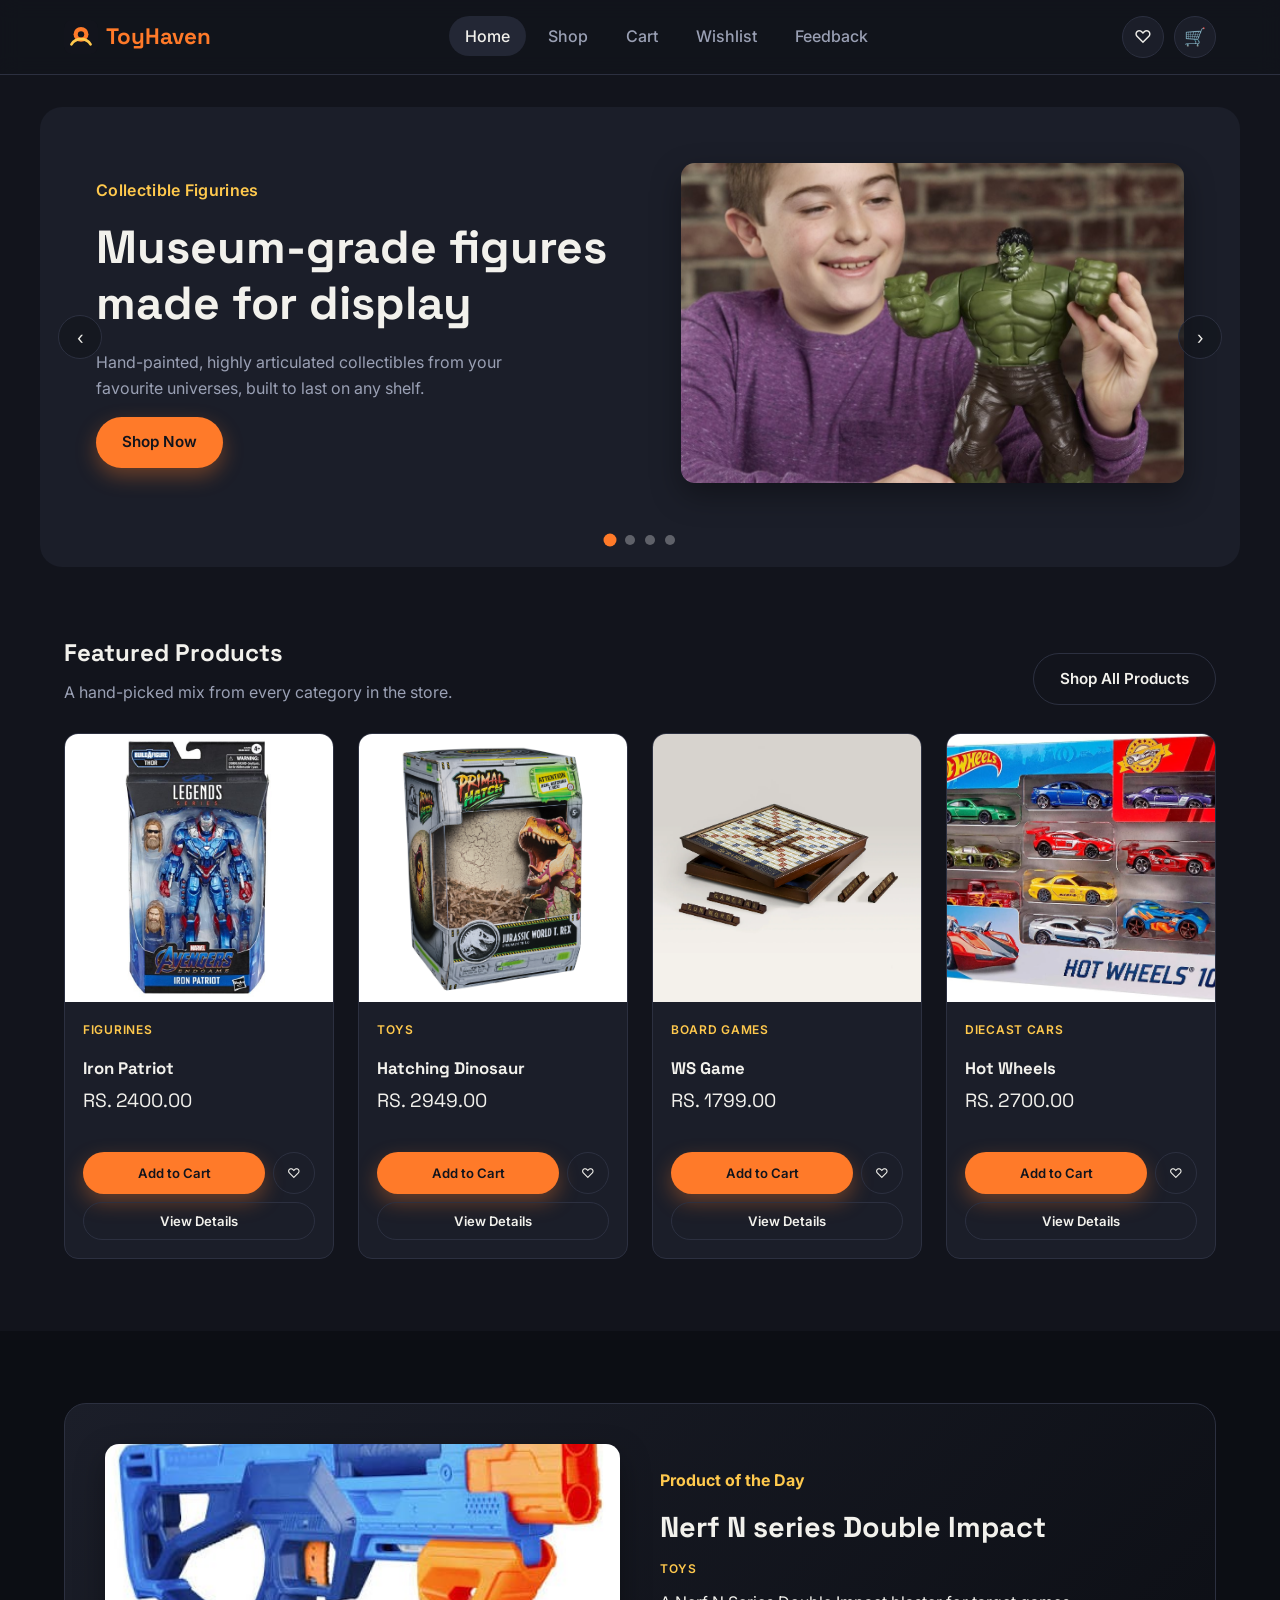
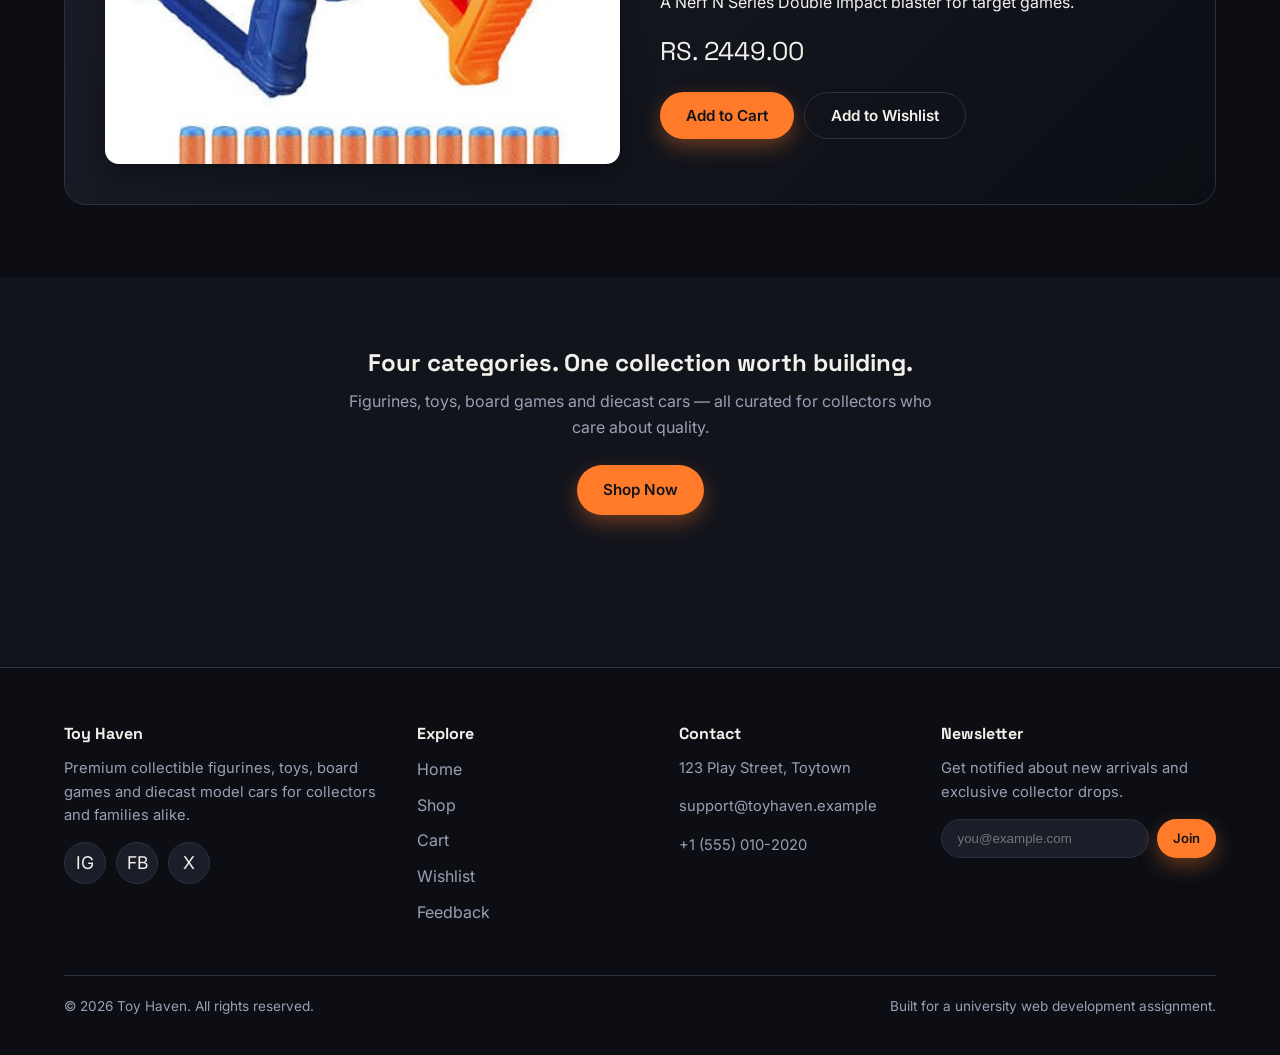
<file: index.html>
<!DOCTYPE html>
<html lang="en">
<head>
  <meta charset="UTF-8">
  <meta name="viewport" content="width=device-width, initial-scale=1.0">
  <title>Toy Haven | Premium Toys, Figurines &amp; Collectibles</title>
  <meta name="description" content="Toy Haven is a modern online toy and collectible store selling figurines, toys, board games and diecast model cars.">
  <link rel="icon" type="image/svg+xml" href="favicon.svg">
  <link rel="manifest" href="manifest.json">
  <meta name="theme-color" content="#ff7a29">
  <link rel="preconnect" href="https://fonts.googleapis.com">
  <link rel="preconnect" href="https://fonts.gstatic.com" crossorigin>
  <link href="https://fonts.googleapis.com/css2?family=Space+Grotesk:wght@500;600;700&family=Inter:wght@400;500;600&display=swap" rel="stylesheet">
  <link rel="stylesheet" href="style.css">
</head>
<body data-page="home">

  <header class="site-header">
    <nav class="navbar" aria-label="Main navigation">
      <a href="index.html" class="logo">
  <img src="favicon.svg" alt="" width="34" height="34">
  <span>Toy<span>Haven</span></span>
</a>

      <ul class="nav-links" id="navLinks">
        <li><a href="index.html" data-page="home">Home</a></li>
        <li><a href="products.html" data-page="products">Shop</a></li>
        <li><a href="cart.html" data-page="cart">Cart</a></li>
        <li><a href="wishlist.html" data-page="wishlist">Wishlist</a></li>
        <li><a href="feedback.html" data-page="feedback">Feedback</a></li>
      </ul>

      <div class="nav-icons">
        <a href="wishlist.html" class="icon-link" aria-label="View wishlist">
          &#9825;<span class="badge wishlist-count" style="display:none">0</span>
        </a>
        <a href="cart.html" class="icon-link" aria-label="View cart, items">
          &#128722;<span class="badge cart-count" style="display:none">0</span>
        </a>
        <button type="button" class="hamburger" aria-label="Toggle navigation menu" aria-expanded="false" aria-controls="navLinks">
          <span></span><span></span><span></span>
        </button>
      </div>
    </nav>
  </header>

  <main>
    <h1 class="visually-hidden">Toy Haven – Toys and Collectibles</h1>
    <!-- ============ HERO / AUTO-ROTATING SLIDER ============ -->
    <section class="hero" aria-label="Featured categories">
      <div class="slider" aria-roledescription="carousel">
        <div class="slide active">
          <div class="slide-copy">
            <p class="eyebrow">Collectible Figurines</p>
            <h2>Museum-grade figures made for display</h2>
            <p>Hand-painted, highly articulated collectibles from your favourite universes, built to last on any shelf.</p>
            <a class="btn btn-primary" href="products.html?category=figurines">Shop Now</a>
          </div>
          <div class="slide-image">
           <img src="images/HULK%2011.8%20Inches%20Figure.jpg" alt="Hulk collectible figure">
          </div>
        </div>

        <div class="slide">
          <div class="slide-copy">
            <p class="eyebrow">Toys</p>
            <h2>Playtime that sparks imagination</h2>
            <p>From remote control cars to building block sets, our toy range is built for hours of hands-on fun.</p>
            <a class="btn btn-primary" href="products.html?category=toys">Shop Now</a>
          </div>
          <div class="slide-image">
            <img src="images/dinosaur.jpg" alt="Hatching dinosaur egg toy">
        </div>
        </div>

        <div class="slide">
          <div class="slide-copy">
            <p class="eyebrow">Board Games</p>
            <h2>Game night, upgraded</h2>
            <p>Strategy epics, party classics and cooperative mysteries for every kind of table.</p>
            <a class="btn btn-primary" href="products.html?category=boardgames">Shop Now</a>
          </div>
          <div class="slide-image">
            <img src="images/WS%20Game%20Company.webp" alt="WS board game">
          </div>
        </div>

        <div class="slide">
          <div class="slide-copy">
            <p class="eyebrow">Diecast Model Cars</p>
            <h2>Precision scale replicas</h2>
            <p>From vintage muscle cars to modern supercars, each model is finished with real metal detailing.</p>
            <a class="btn btn-primary" href="products.html?category=diecast">Shop Now</a>
          </div>
          <div class="slide-image">
            <img src="images/Hot%20Wheels%20Car%2010%20pack.webp" alt="Hot Wheels model car collection">
          </div>
        </div>

        <button type="button" class="slider-arrow prev" aria-label="Previous slide">&#8249;</button>
        <button type="button" class="slider-arrow next" aria-label="Next slide">&#8250;</button>
        <div class="slider-dots" role="tablist" aria-label="Choose a slide"></div>
      </div>
    </section>

    <!-- ============ FEATURED PRODUCTS ============ -->
    <section class="section" aria-labelledby="featuredHeading">
      <div class="container">
        <div class="section-heading">
          <div>
            <h2 id="featuredHeading">Featured Products</h2>
            <p>A hand-picked mix from every category in the store.</p>
          </div>
          <a class="btn btn-outline" href="products.html">Shop All Products</a>
        </div>
        <div class="product-grid" id="featuredProducts">
          <!-- JavaScript renders featured product cards here -->
        </div>
      </div>
    </section>

    <!-- ============ PRODUCT OF THE DAY ============ -->
    <section class="section section-alt" aria-labelledby="potdHeading">
      <div class="container">
        <h2 id="potdHeading" class="visually-hidden">Product of the Day</h2>
        <div class="potd" id="productOfDay">
          <!-- JavaScript renders today's featured product here -->
        </div>
      </div>
    </section>

    <!-- ============ CATEGORY CALL TO ACTION ============ -->
    <section class="section" aria-labelledby="ctaHeading">
      <div class="container" style="text-align:center;">
        <h2 id="ctaHeading">Four categories. One collection worth building.</h2>
        <p style="color:var(--text-muted); max-width:60ch; margin:0 auto 24px;">
          Figurines, toys, board games and diecast cars — all curated for collectors who care about quality.
        </p>
        <a class="btn btn-primary" href="products.html">Shop Now</a>
      </div>
    </section>
  </main>

  <footer class="site-footer">
    <div class="container">
      <div class="footer-grid">
        <section class="footer-col" aria-label="About Toy Haven">
          <h3>Toy Haven</h3>
          <p>Premium collectible figurines, toys, board games and diecast model cars for collectors and families alike.</p>
          <div class="social-links">
            <a href="#" class="icon-link" aria-label="Toy Haven on Instagram">IG</a>
            <a href="#" class="icon-link" aria-label="Toy Haven on Facebook">FB</a>
            <a href="#" class="icon-link" aria-label="Toy Haven on X">X</a>
          </div>
        </section>

        <nav class="footer-col" aria-label="Footer navigation">
          <h3>Explore</h3>
          <ul>
            <li><a href="index.html">Home</a></li>
            <li><a href="products.html">Shop</a></li>
            <li><a href="cart.html">Cart</a></li>
            <li><a href="wishlist.html">Wishlist</a></li>
            <li><a href="feedback.html">Feedback</a></li>
          </ul>
        </nav>

        <section class="footer-col" aria-label="Contact information">
          <h3>Contact</h3>
          <address style="font-style:normal; color:var(--text-muted);">
            <p>123 Play Street, Toytown</p>
            <p>support@toyhaven.example</p>
            <p>+1 (555) 010-2020</p>
          </address>
        </section>

        <section class="footer-col" aria-label="Newsletter subscription">
          <h3>Newsletter</h3>
          <p>Get notified about new arrivals and exclusive collector drops.</p>
          <form id="newsletterForm" class="newsletter-form">
            <label class="visually-hidden" for="newsletterEmail">Email address</label>
            <input type="email" id="newsletterEmail" name="email" placeholder="you@example.com" autocomplete="email" required>
            <button type="submit" class="btn btn-primary btn-small">Join</button>
          </form>
          <p id="newsletterMessage" class="form-message" role="status"></p>
        </section>
      </div>

      <div class="footer-bottom">
        <p>&copy; 2026 Toy Haven. All rights reserved.</p>
        <p>Built for a university web development assignment.</p>
      </div>
    </div>
  </footer>

  <script src="script.js"></script>
</body>
</html>
</file>
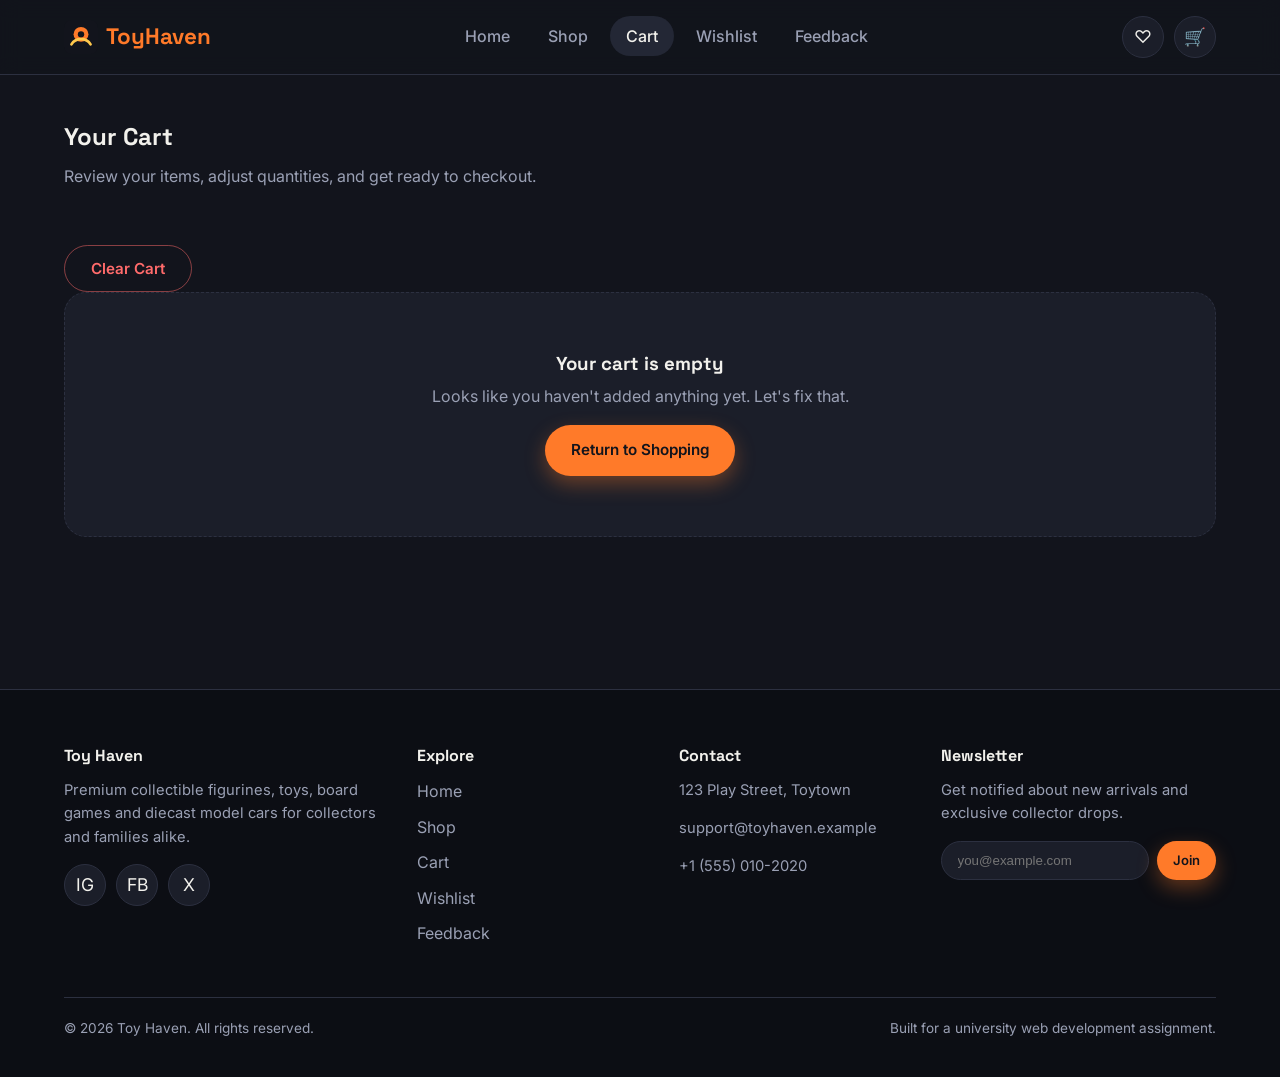
<file: cart.html>
<!DOCTYPE html>
<html lang="en">
<head>
  <meta charset="UTF-8">
  <meta name="viewport" content="width=device-width, initial-scale=1.0">
  <title>Your Cart | Toy Haven</title>
  <meta name="description" content="Review the items in your Toy Haven shopping cart, update quantities, and proceed to checkout.">
  <link rel="icon" type="image/svg+xml" href="favicon.svg">
  <link rel="manifest" href="manifest.json">
  <meta name="theme-color" content="#ff7a29">
  <link rel="preconnect" href="https://fonts.googleapis.com">
  <link rel="preconnect" href="https://fonts.gstatic.com" crossorigin>
  <link href="https://fonts.googleapis.com/css2?family=Space+Grotesk:wght@500;600;700&family=Inter:wght@400;500;600&display=swap" rel="stylesheet">
  <link rel="stylesheet" href="style.css">
</head>
<body data-page="cart">

  <header class="site-header">
    <nav class="navbar" aria-label="Main navigation">
      <a href="index.html" class="logo">
  <img src="favicon.svg" alt="" width="34" height="34">
  <span>Toy<span>Haven</span></span>
</a>

      <ul class="nav-links" id="navLinks">
        <li><a href="index.html" data-page="home">Home</a></li>
        <li><a href="products.html" data-page="products">Shop</a></li>
        <li><a href="cart.html" data-page="cart">Cart</a></li>
        <li><a href="wishlist.html" data-page="wishlist">Wishlist</a></li>
        <li><a href="feedback.html" data-page="feedback">Feedback</a></li>
      </ul>

      <div class="nav-icons">
        <a href="wishlist.html" class="icon-link" aria-label="View wishlist">
          &#9825;<span class="badge wishlist-count" style="display:none">0</span>
        </a>
        <a href="cart.html" class="icon-link" aria-label="View cart, items">
          &#128722;<span class="badge cart-count" style="display:none">0</span>
        </a>
        <button type="button" class="hamburger" aria-label="Toggle navigation menu" aria-expanded="false" aria-controls="navLinks">
          <span></span><span></span><span></span>
        </button>
      </div>
    </nav>
  </header>

  <main>
    <section class="page-banner">
      <div class="container">
        <h1>Your Cart</h1>
        <p>Review your items, adjust quantities, and get ready to checkout.</p>
      </div>
    </section>

    <section class="section" style="padding-top:16px;" aria-labelledby="cartHeading">
      <div class="container">
        <h2 id="cartHeading" class="visually-hidden">Cart items</h2>

        <!-- Shown only when the cart has items -->
        <div class="cart-layout">
          <div>
            <div id="cartItems"><!-- JavaScript renders cart items here --></div>
            <button type="button" id="clearCartBtn" class="btn btn-danger">Clear Cart</button>
          </div>

          <aside class="summary-card" id="cartSummary" aria-label="Order summary" hidden>
            <h2>Order Summary</h2>
            <div class="summary-row"><span>Subtotal</span><span id="summarySubtotal">$0.00</span></div>
            <div class="summary-row"><span>Shipping</span><span id="summaryShipping">$0.00</span></div>
            <div class="summary-row total"><span>Total</span><span id="summaryTotal">$0.00</span></div>
            <a href="checkout.html" class="btn btn-primary btn-block" style="margin-top:16px;">Proceed to Checkout</a>
          </aside>
        </div>

        <!-- Shown only when the cart is empty -->
        <div class="empty-state" id="cartEmptyState" hidden>
          <h3>Your cart is empty</h3>
          <p>Looks like you haven't added anything yet. Let's fix that.</p>
          <a href="products.html" class="btn btn-primary">Return to Shopping</a>
        </div>
      </div>
    </section>
  </main>

  <footer class="site-footer">
    <div class="container">
      <div class="footer-grid">
        <section class="footer-col" aria-label="About Toy Haven">
          <h3>Toy Haven</h3>
          <p>Premium collectible figurines, toys, board games and diecast model cars for collectors and families alike.</p>
          <div class="social-links">
            <a href="#" class="icon-link" aria-label="Toy Haven on Instagram">IG</a>
            <a href="#" class="icon-link" aria-label="Toy Haven on Facebook">FB</a>
            <a href="#" class="icon-link" aria-label="Toy Haven on X">X</a>
          </div>
        </section>

        <nav class="footer-col" aria-label="Footer navigation">
          <h3>Explore</h3>
          <ul>
            <li><a href="index.html">Home</a></li>
            <li><a href="products.html">Shop</a></li>
            <li><a href="cart.html">Cart</a></li>
            <li><a href="wishlist.html">Wishlist</a></li>
            <li><a href="feedback.html">Feedback</a></li>
          </ul>
        </nav>

        <section class="footer-col" aria-label="Contact information">
          <h3>Contact</h3>
          <address style="font-style:normal; color:var(--text-muted);">
            <p>123 Play Street, Toytown</p>
            <p>support@toyhaven.example</p>
            <p>+1 (555) 010-2020</p>
          </address>
        </section>

        <section class="footer-col" aria-label="Newsletter subscription">
          <h3>Newsletter</h3>
          <p>Get notified about new arrivals and exclusive collector drops.</p>
          <form id="newsletterForm" class="newsletter-form">
            <label class="visually-hidden" for="newsletterEmail">Email address</label>
            <input type="email" id="newsletterEmail" name="email" placeholder="you@example.com" autocomplete="email" required>
            <button type="submit" class="btn btn-primary btn-small">Join</button>
          </form>
          <p id="newsletterMessage" class="form-message" role="status"></p>
        </section>
      </div>

      <div class="footer-bottom">
        <p>&copy; 2026 Toy Haven. All rights reserved.</p>
        <p>Built for a university web development assignment.</p>
      </div>
    </div>
  </footer>

  <script src="script.js"></script>
</body>
</html>
</file>
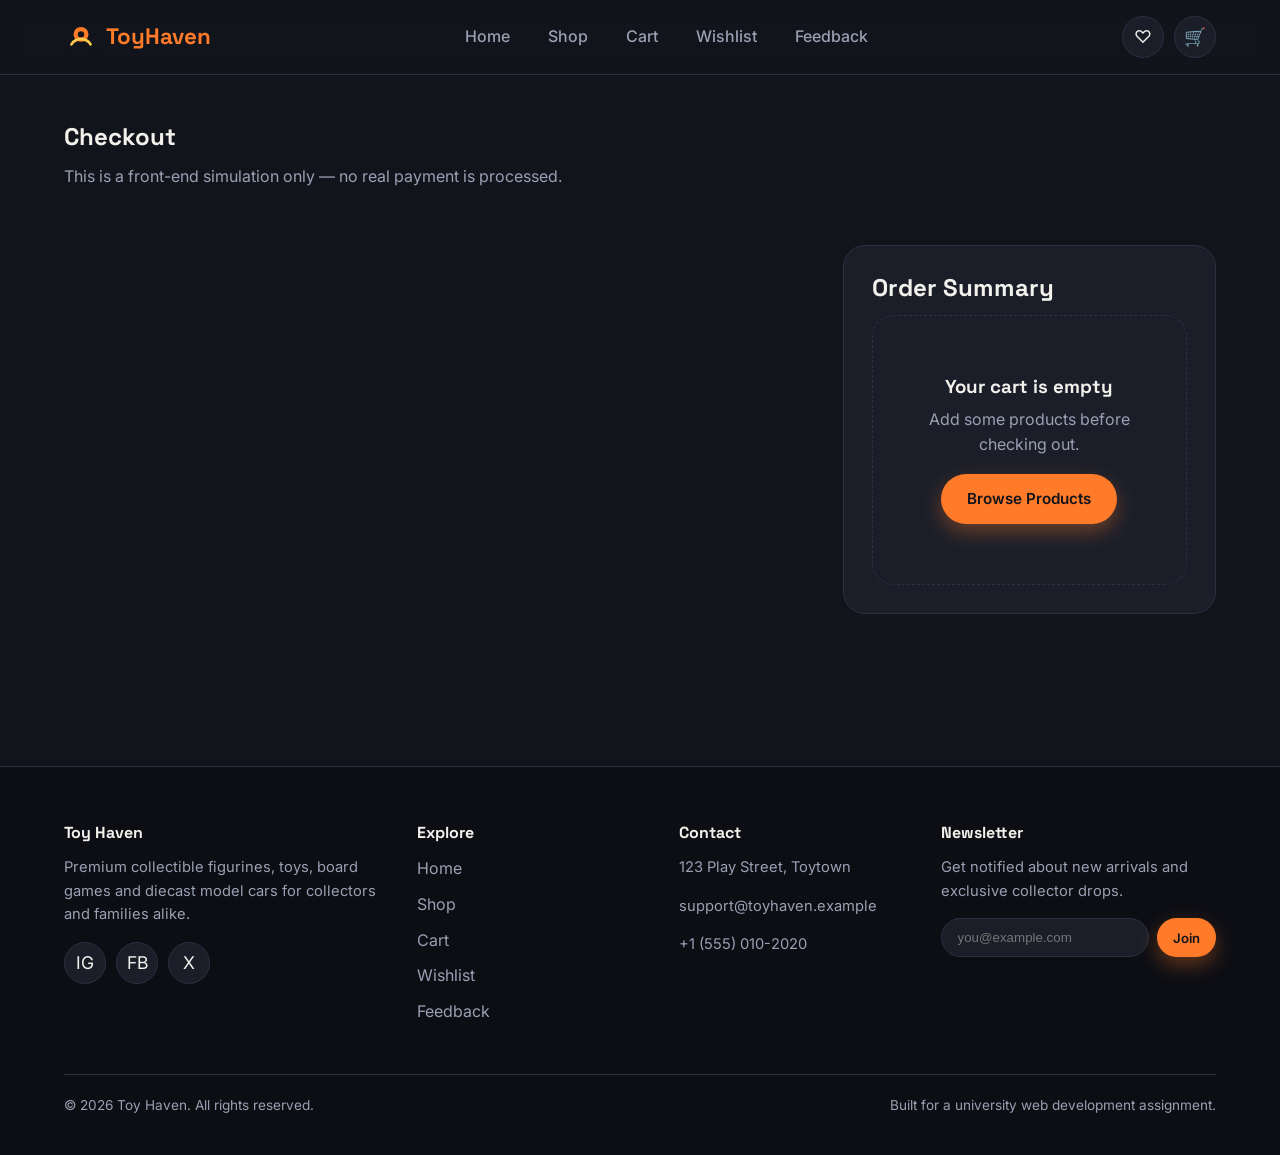
<file: checkout.html>
<!DOCTYPE html>
<html lang="en">
<head>
  <meta charset="UTF-8">
  <meta name="viewport" content="width=device-width, initial-scale=1.0">
  <title>Checkout | Toy Haven</title>
  <meta name="description" content="Complete your Toy Haven order with a simple, validated checkout form. This is a front-end simulation only.">
  <link rel="icon" type="image/svg+xml" href="favicon.svg">
  <link rel="manifest" href="manifest.json">
  <meta name="theme-color" content="#ff7a29">
  <link rel="preconnect" href="https://fonts.googleapis.com">
  <link rel="preconnect" href="https://fonts.gstatic.com" crossorigin>
  <link href="https://fonts.googleapis.com/css2?family=Space+Grotesk:wght@500;600;700&family=Inter:wght@400;500;600&display=swap" rel="stylesheet">
  <link rel="stylesheet" href="style.css">
</head>
<body data-page="checkout">

  <header class="site-header">
    <nav class="navbar" aria-label="Main navigation">
      <a href="index.html" class="logo">
  <img src="favicon.svg" alt="" width="34" height="34">
  <span>Toy<span>Haven</span></span>
</a>

      <ul class="nav-links" id="navLinks">
        <li><a href="index.html" data-page="home">Home</a></li>
        <li><a href="products.html" data-page="products">Shop</a></li>
        <li><a href="cart.html" data-page="cart">Cart</a></li>
        <li><a href="wishlist.html" data-page="wishlist">Wishlist</a></li>
        <li><a href="feedback.html" data-page="feedback">Feedback</a></li>
      </ul>

      <div class="nav-icons">
        <a href="wishlist.html" class="icon-link" aria-label="View wishlist">
          &#9825;<span class="badge wishlist-count" style="display:none">0</span>
        </a>
        <a href="cart.html" class="icon-link" aria-label="View cart, items">
          &#128722;<span class="badge cart-count" style="display:none">0</span>
        </a>
        <button type="button" class="hamburger" aria-label="Toggle navigation menu" aria-expanded="false" aria-controls="navLinks">
          <span></span><span></span><span></span>
        </button>
      </div>
    </nav>
  </header>

  <main>
    <section class="page-banner">
      <div class="container">
        <h1>Checkout</h1>
        <p>This is a front-end simulation only &mdash; no real payment is processed.</p>
      </div>
    </section>

    <section class="section" style="padding-top:16px;" aria-labelledby="checkoutHeading">
      <div class="container cart-layout">
        <h2 id="checkoutHeading" class="visually-hidden">Checkout form</h2>

        <div>
          <form class="form-card" id="checkoutForm" novalidate>
            <fieldset>
              <legend>Contact &amp; Delivery Details</legend>

              <div class="field">
                <label for="checkoutName">Full Name</label>
                <input type="text" id="checkoutName" name="fullName" autocomplete="name" required>
                <p class="field-error" id="checkoutNameError"></p>
              </div>

              <div class="field">
                <label for="checkoutEmail">Email Address</label>
                <input type="email" id="checkoutEmail" name="email" autocomplete="email" required>
                <p class="field-error" id="checkoutEmailError"></p>
              </div>

              <div class="field">
                <label for="checkoutAddress">Delivery Address</label>
                <textarea id="checkoutAddress" name="address" autocomplete="street-address" required></textarea>
                <p class="field-error" id="checkoutAddressError"></p>
              </div>
            </fieldset>

            <fieldset>
              <legend>Payment Method</legend>
              <div class="radio-group" role="radiogroup" aria-label="Payment method">
                <label class="radio-option">
                  <input type="radio" name="payment" value="card" required>
                  Card
                </label>
                <label class="radio-option">
                  <input type="radio" name="payment" value="cod" required>
                  Cash on Delivery
                </label>
              </div>
              <p class="field-error" id="checkoutPaymentError"></p>
            </fieldset>

            <button type="submit" class="btn btn-primary btn-block">Place Order</button>
          </form>

          <!-- Shown after a successful order, replaces the form -->
          <div class="success-card" id="checkoutSuccess" hidden>
            <div class="success-icon" aria-hidden="true">&#10003;</div>
            <h2>Order Placed Successfully!</h2>
            <p>Thank you for shopping with Toy Haven. A confirmation has been saved to your order history.</p>
            <p class="order-ref">Order #<span id="orderReference"></span></p>
            <p><a href="index.html" class="btn btn-primary">Return Home</a></p>
          </div>
        </div>

        <aside class="summary-card" id="checkoutSummaryCard" aria-label="Order summary">
          <h2>Order Summary</h2>
          <div id="checkoutSummary"><!-- JavaScript renders order summary here --></div>
        </aside>
      </div>
    </section>
  </main>

  <footer class="site-footer">
    <div class="container">
      <div class="footer-grid">
        <section class="footer-col" aria-label="About Toy Haven">
          <h3>Toy Haven</h3>
          <p>Premium collectible figurines, toys, board games and diecast model cars for collectors and families alike.</p>
          <div class="social-links">
            <a href="#" class="icon-link" aria-label="Toy Haven on Instagram">IG</a>
            <a href="#" class="icon-link" aria-label="Toy Haven on Facebook">FB</a>
            <a href="#" class="icon-link" aria-label="Toy Haven on X">X</a>
          </div>
        </section>

        <nav class="footer-col" aria-label="Footer navigation">
          <h3>Explore</h3>
          <ul>
            <li><a href="index.html">Home</a></li>
            <li><a href="products.html">Shop</a></li>
            <li><a href="cart.html">Cart</a></li>
            <li><a href="wishlist.html">Wishlist</a></li>
            <li><a href="feedback.html">Feedback</a></li>
          </ul>
        </nav>

        <section class="footer-col" aria-label="Contact information">
          <h3>Contact</h3>
          <address style="font-style:normal; color:var(--text-muted);">
            <p>123 Play Street, Toytown</p>
            <p>support@toyhaven.example</p>
            <p>+1 (555) 010-2020</p>
          </address>
        </section>

        <section class="footer-col" aria-label="Newsletter subscription">
          <h3>Newsletter</h3>
          <p>Get notified about new arrivals and exclusive collector drops.</p>
          <form id="newsletterForm" class="newsletter-form">
            <label class="visually-hidden" for="newsletterEmail">Email address</label>
            <input type="email" id="newsletterEmail" name="email" placeholder="you@example.com" autocomplete="email" required>
            <button type="submit" class="btn btn-primary btn-small">Join</button>
          </form>
          <p id="newsletterMessage" class="form-message" role="status"></p>
        </section>
      </div>

      <div class="footer-bottom">
        <p>&copy; 2026 Toy Haven. All rights reserved.</p>
        <p>Built for a university web development assignment.</p>
      </div>
    </div>
  </footer>

  <script src="script.js"></script>
</body>
</html>
</file>
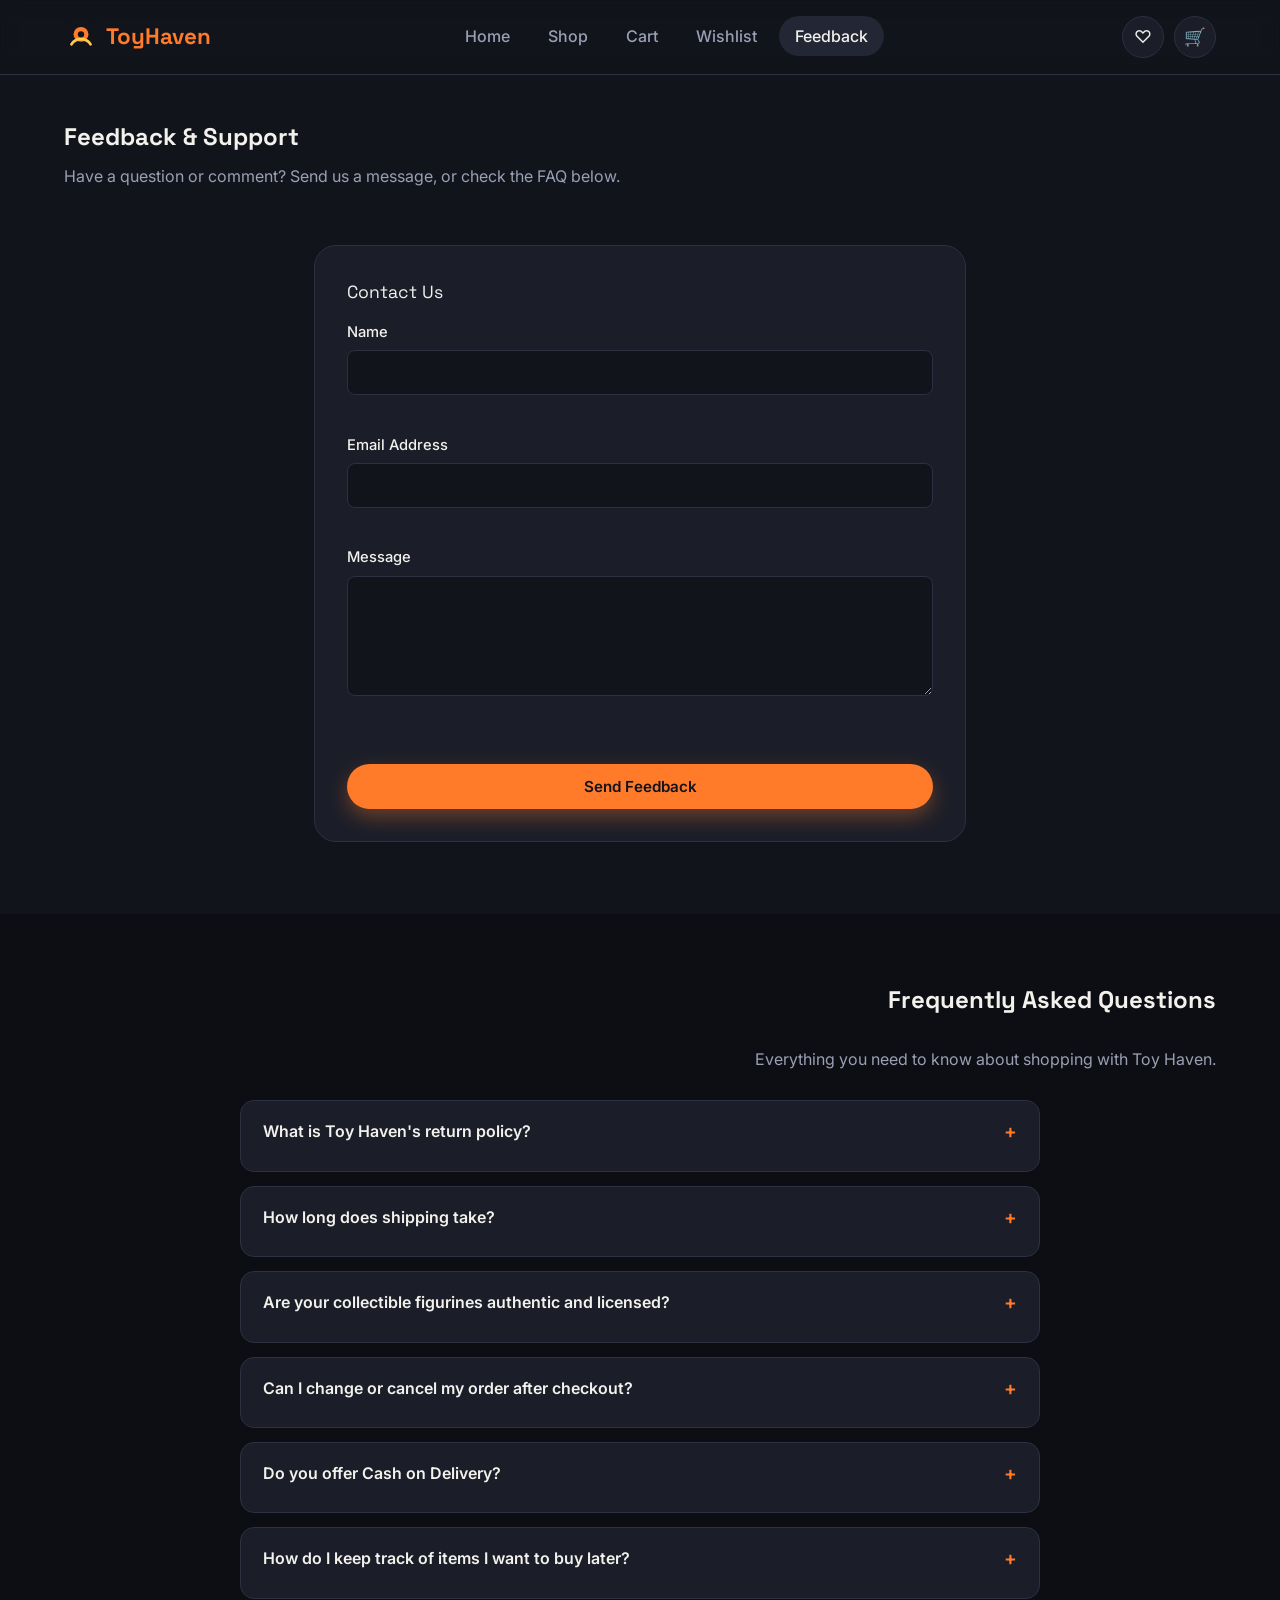
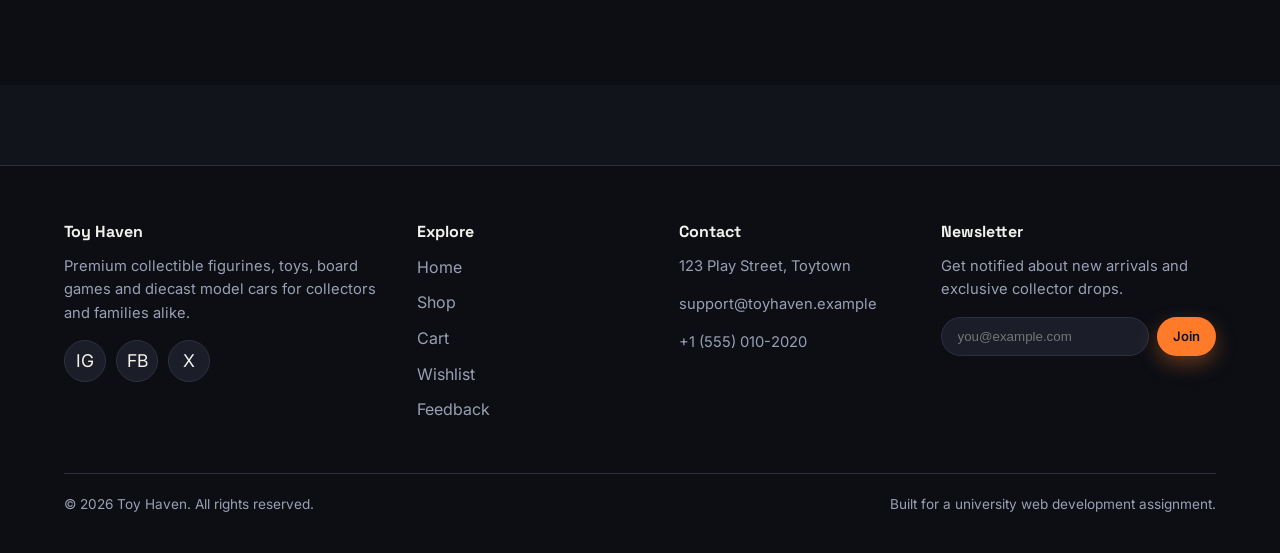
<file: feedback.html>
<!DOCTYPE html>
<html lang="en">
<head>
  <meta charset="UTF-8">
  <meta name="viewport" content="width=device-width, initial-scale=1.0">
  <title>Feedback &amp; Support | Toy Haven</title>
  <meta name="description" content="Get in touch with Toy Haven support, share feedback, or find answers to frequently asked questions.">
  <link rel="icon" type="image/svg+xml" href="favicon.svg">
  <link rel="manifest" href="manifest.json">
  <meta name="theme-color" content="#ff7a29">
  <link rel="preconnect" href="https://fonts.googleapis.com">
  <link rel="preconnect" href="https://fonts.gstatic.com" crossorigin>
  <link href="https://fonts.googleapis.com/css2?family=Space+Grotesk:wght@500;600;700&family=Inter:wght@400;500;600&display=swap" rel="stylesheet">
  <link rel="stylesheet" href="style.css">
</head>
<body data-page="feedback">

  <header class="site-header">
    <nav class="navbar" aria-label="Main navigation">
      <a href="index.html" class="logo">
  <img src="favicon.svg" alt="" width="34" height="34">
  <span>Toy<span>Haven</span></span>
</a>

      <ul class="nav-links" id="navLinks">
        <li><a href="index.html" data-page="home">Home</a></li>
        <li><a href="products.html" data-page="products">Shop</a></li>
        <li><a href="cart.html" data-page="cart">Cart</a></li>
        <li><a href="wishlist.html" data-page="wishlist">Wishlist</a></li>
        <li><a href="feedback.html" data-page="feedback">Feedback</a></li>
      </ul>

      <div class="nav-icons">
        <a href="wishlist.html" class="icon-link" aria-label="View wishlist">
          &#9825;<span class="badge wishlist-count" style="display:none">0</span>
        </a>
        <a href="cart.html" class="icon-link" aria-label="View cart, items">
          &#128722;<span class="badge cart-count" style="display:none">0</span>
        </a>
        <button type="button" class="hamburger" aria-label="Toggle navigation menu" aria-expanded="false" aria-controls="navLinks">
          <span></span><span></span><span></span>
        </button>
      </div>
    </nav>
  </header>

  <main>
    <section class="page-banner">
      <div class="container">
        <h1>Feedback &amp; Support</h1>
        <p>Have a question or comment? Send us a message, or check the FAQ below.</p>
      </div>
    </section>

    <section class="section" style="padding-top:16px;" aria-labelledby="feedbackHeading">
      <div class="container" style="max-width:700px;">
        <h2 id="feedbackHeading" class="visually-hidden">Send feedback</h2>

        <form class="form-card" id="feedbackForm" novalidate>
          <fieldset>
            <legend>Contact Us</legend>

            <div class="field">
              <label for="feedbackName">Name</label>
              <input type="text" id="feedbackName" name="name" autocomplete="name" required>
              <p class="field-error" id="feedbackNameError"></p>
            </div>

            <div class="field">
              <label for="feedbackEmail">Email Address</label>
              <input type="email" id="feedbackEmail" name="email" autocomplete="email" required>
              <p class="field-error" id="feedbackEmailError"></p>
            </div>

            <div class="field">
              <label for="feedbackMessage">Message</label>
              <textarea id="feedbackMessage" name="message" required></textarea>
              <p class="field-error" id="feedbackMessageError"></p>
            </div>
          </fieldset>

          <button type="submit" class="btn btn-primary btn-block">Send Feedback</button>
        </form>

        <div class="success-card" id="feedbackSuccess" hidden>
          <div class="success-icon" aria-hidden="true">&#10003;</div>
          <h2>Thank You!</h2>
          <p>Your feedback has been received. Our support team will get back to you soon.</p>
        </div>
      </div>
    </section>

    <section class="section section-alt" aria-labelledby="faqHeading">
      <div class="container">
        <div class="section-heading" style="justify-content:center; text-align:center; flex-direction:column;">
          <h2 id="faqHeading">Frequently Asked Questions</h2>
          <p>Everything you need to know about shopping with Toy Haven.</p>
        </div>

        <div class="faq-list">
          <article class="faq-item">
            <h3>
              <button type="button" class="faq-question" aria-expanded="false" aria-controls="faqAnswer1" id="faqQuestion1">
                What is Toy Haven's return policy?
                <span class="icon" aria-hidden="true">+</span>
              </button>
            </h3>
            <div class="faq-answer" id="faqAnswer1" role="region" aria-labelledby="faqQuestion1">
              <p>We accept returns within 30 days of delivery, provided the item is unused and in its original packaging. Simply contact support to start a return.</p>
            </div>
          </article>

          <article class="faq-item">
            <h3>
              <button type="button" class="faq-question" aria-expanded="false" aria-controls="faqAnswer2" id="faqQuestion2">
                How long does shipping take?
                <span class="icon" aria-hidden="true">+</span>
              </button>
            </h3>
            <div class="faq-answer" id="faqAnswer2" role="region" aria-labelledby="faqQuestion2">
              <p>Standard delivery takes 3-5 business days. Order tracking details are sent to your email once your order ships.</p>
            </div>
          </article>

          <article class="faq-item">
            <h3>
              <button type="button" class="faq-question" aria-expanded="false" aria-controls="faqAnswer3" id="faqQuestion3">
                Are your collectible figurines authentic and licensed?
                <span class="icon" aria-hidden="true">+</span>
              </button>
            </h3>
            <div class="faq-answer" id="faqAnswer3" role="region" aria-labelledby="faqQuestion3">
              <p>Yes. Every figurine and model sold on Toy Haven is officially licensed and sourced directly from approved manufacturers.</p>
            </div>
          </article>

          <article class="faq-item">
            <h3>
              <button type="button" class="faq-question" aria-expanded="false" aria-controls="faqAnswer4" id="faqQuestion4">
                Can I change or cancel my order after checkout?
                <span class="icon" aria-hidden="true">+</span>
              </button>
            </h3>
            <div class="faq-answer" id="faqAnswer4" role="region" aria-labelledby="faqQuestion4">
              <p>Orders can be changed or cancelled within 1 hour of placing them. After that, the order will already be preparing for dispatch.</p>
            </div>
          </article>

          <article class="faq-item">
            <h3>
              <button type="button" class="faq-question" aria-expanded="false" aria-controls="faqAnswer5" id="faqQuestion5">
                Do you offer Cash on Delivery?
                <span class="icon" aria-hidden="true">+</span>
              </button>
            </h3>
            <div class="faq-answer" id="faqAnswer5" role="region" aria-labelledby="faqQuestion5">
              <p>Yes, Cash on Delivery is available at checkout alongside card payment, so you can pay when your order arrives.</p>
            </div>
          </article>

          <article class="faq-item">
            <h3>
              <button type="button" class="faq-question" aria-expanded="false" aria-controls="faqAnswer6" id="faqQuestion6">
                How do I keep track of items I want to buy later?
                <span class="icon" aria-hidden="true">+</span>
              </button>
            </h3>
            <div class="faq-answer" id="faqAnswer6" role="region" aria-labelledby="faqQuestion6">
              <p>Use the Wishlist page to save products and mark them as Interested, Owned, or Not Interested, so your collection is always organised.</p>
            </div>
          </article>
        </div>
      </div>
    </section>
  </main>

  <footer class="site-footer">
    <div class="container">
      <div class="footer-grid">
        <section class="footer-col" aria-label="About Toy Haven">
          <h3>Toy Haven</h3>
          <p>Premium collectible figurines, toys, board games and diecast model cars for collectors and families alike.</p>
          <div class="social-links">
            <a href="#" class="icon-link" aria-label="Toy Haven on Instagram">IG</a>
            <a href="#" class="icon-link" aria-label="Toy Haven on Facebook">FB</a>
            <a href="#" class="icon-link" aria-label="Toy Haven on X">X</a>
          </div>
        </section>

        <nav class="footer-col" aria-label="Footer navigation">
          <h3>Explore</h3>
          <ul>
            <li><a href="index.html">Home</a></li>
            <li><a href="products.html">Shop</a></li>
            <li><a href="cart.html">Cart</a></li>
            <li><a href="wishlist.html">Wishlist</a></li>
            <li><a href="feedback.html">Feedback</a></li>
          </ul>
        </nav>

        <section class="footer-col" aria-label="Contact information">
          <h3>Contact</h3>
          <address style="font-style:normal; color:var(--text-muted);">
            <p>123 Play Street, Toytown</p>
            <p>support@toyhaven.example</p>
            <p>+1 (555) 010-2020</p>
          </address>
        </section>

        <section class="footer-col" aria-label="Newsletter subscription">
          <h3>Newsletter</h3>
          <p>Get notified about new arrivals and exclusive collector drops.</p>
          <form id="newsletterForm" class="newsletter-form">
            <label class="visually-hidden" for="newsletterEmail">Email address</label>
            <input type="email" id="newsletterEmail" name="email" placeholder="you@example.com" autocomplete="email" required>
            <button type="submit" class="btn btn-primary btn-small">Join</button>
          </form>
          <p id="newsletterMessage" class="form-message" role="status"></p>
        </section>
      </div>

      <div class="footer-bottom">
        <p>&copy; 2026 Toy Haven. All rights reserved.</p>
        <p>Built for a university web development assignment.</p>
      </div>
    </div>
  </footer>

  <script src="script.js"></script>
</body>
</html>
</file>
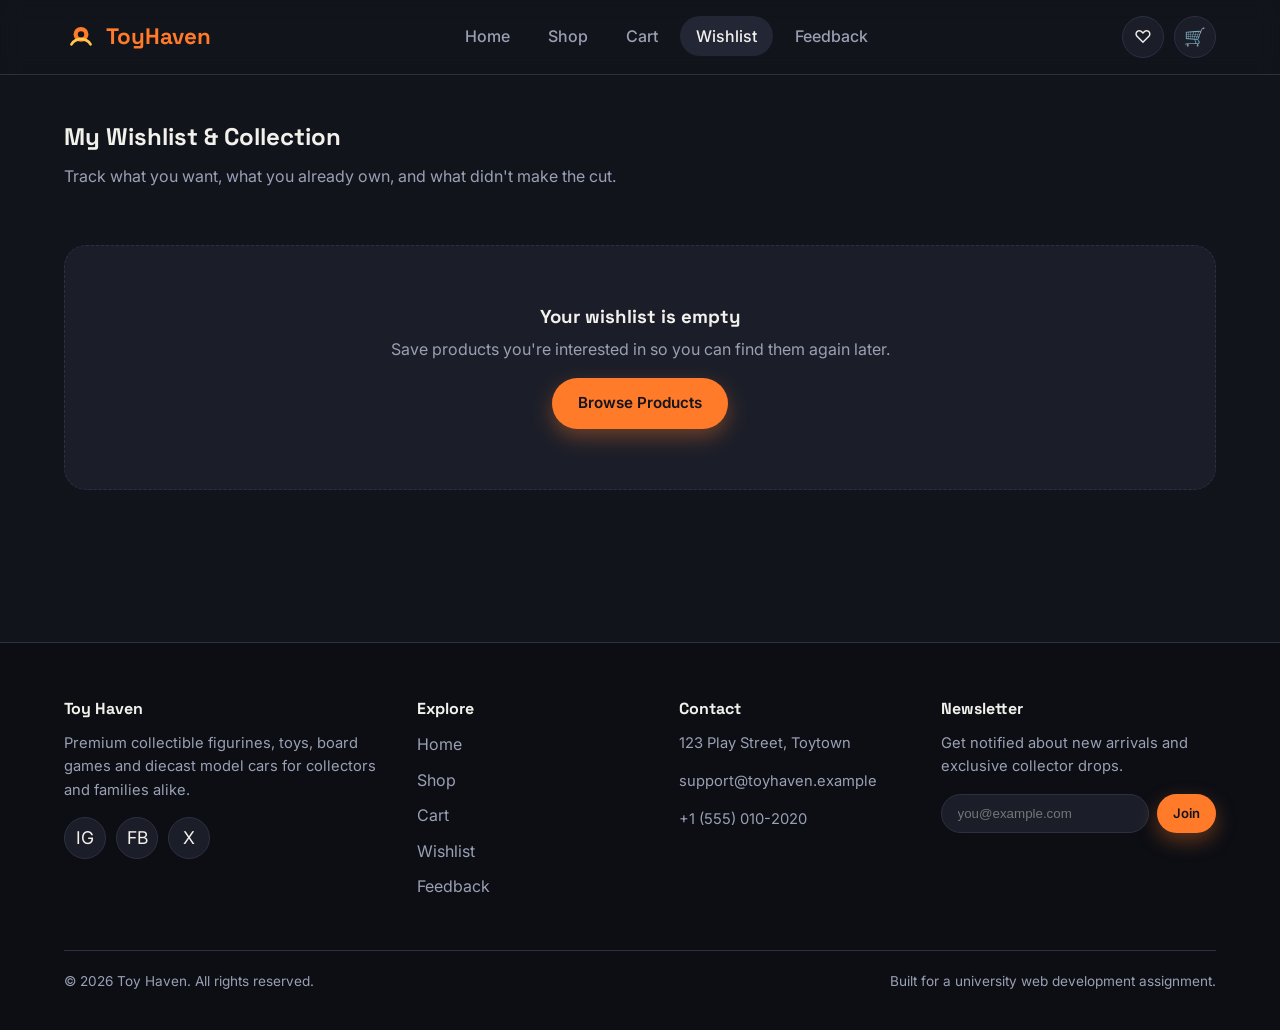
<file: wishlist.html>
<!DOCTYPE html>
<html lang="en">
<head>
  <meta charset="UTF-8">
  <meta name="viewport" content="width=device-width, initial-scale=1.0">
  <title>My Wishlist &amp; Collection | Toy Haven</title>
  <meta name="description" content="Track products you're interested in, already own, or aren't interested in with the Toy Haven wishlist and collection tracker.">
  <link rel="icon" type="image/svg+xml" href="favicon.svg">
  <link rel="manifest" href="manifest.json">
  <meta name="theme-color" content="#ff7a29">
  <link rel="preconnect" href="https://fonts.googleapis.com">
  <link rel="preconnect" href="https://fonts.gstatic.com" crossorigin>
  <link href="https://fonts.googleapis.com/css2?family=Space+Grotesk:wght@500;600;700&family=Inter:wght@400;500;600&display=swap" rel="stylesheet">
  <link rel="stylesheet" href="style.css">
</head>
<body data-page="wishlist">

  <header class="site-header">
    <nav class="navbar" aria-label="Main navigation">
      <a href="index.html" class="logo">
  <img src="favicon.svg" alt="" width="34" height="34">
  <span>Toy<span>Haven</span></span>
</a>

      <ul class="nav-links" id="navLinks">
        <li><a href="index.html" data-page="home">Home</a></li>
        <li><a href="products.html" data-page="products">Shop</a></li>
        <li><a href="cart.html" data-page="cart">Cart</a></li>
        <li><a href="wishlist.html" data-page="wishlist">Wishlist</a></li>
        <li><a href="feedback.html" data-page="feedback">Feedback</a></li>
      </ul>

      <div class="nav-icons">
        <a href="wishlist.html" class="icon-link" aria-label="View wishlist">
          &#9825;<span class="badge wishlist-count" style="display:none">0</span>
        </a>
        <a href="cart.html" class="icon-link" aria-label="View cart, items">
          &#128722;<span class="badge cart-count" style="display:none">0</span>
        </a>
        <button type="button" class="hamburger" aria-label="Toggle navigation menu" aria-expanded="false" aria-controls="navLinks">
          <span></span><span></span><span></span>
        </button>
      </div>
    </nav>
  </header>

  <main>
    <section class="page-banner">
      <div class="container">
        <h1>My Wishlist &amp; Collection</h1>
        <p>Track what you want, what you already own, and what didn't make the cut.</p>
      </div>
    </section>

    <section class="section" style="padding-top:16px;" aria-labelledby="wishlistHeading">
      <div class="container">
        <h2 id="wishlistHeading" class="visually-hidden">Saved products</h2>

        <div class="product-grid" id="wishlistItems">
          <!-- JavaScript renders saved products here -->
        </div>

        <div class="empty-state" id="wishlistEmptyState" hidden>
          <h3>Your wishlist is empty</h3>
          <p>Save products you're interested in so you can find them again later.</p>
          <a href="products.html" class="btn btn-primary">Browse Products</a>
        </div>
      </div>
    </section>
  </main>

  <footer class="site-footer">
    <div class="container">
      <div class="footer-grid">
        <section class="footer-col" aria-label="About Toy Haven">
          <h3>Toy Haven</h3>
          <p>Premium collectible figurines, toys, board games and diecast model cars for collectors and families alike.</p>
          <div class="social-links">
            <a href="#" class="icon-link" aria-label="Toy Haven on Instagram">IG</a>
            <a href="#" class="icon-link" aria-label="Toy Haven on Facebook">FB</a>
            <a href="#" class="icon-link" aria-label="Toy Haven on X">X</a>
          </div>
        </section>

        <nav class="footer-col" aria-label="Footer navigation">
          <h3>Explore</h3>
          <ul>
            <li><a href="index.html">Home</a></li>
            <li><a href="products.html">Shop</a></li>
            <li><a href="cart.html">Cart</a></li>
            <li><a href="wishlist.html">Wishlist</a></li>
            <li><a href="feedback.html">Feedback</a></li>
          </ul>
        </nav>

        <section class="footer-col" aria-label="Contact information">
          <h3>Contact</h3>
          <address style="font-style:normal; color:var(--text-muted);">
            <p>123 Play Street, Toytown</p>
            <p>support@toyhaven.example</p>
            <p>+1 (555) 010-2020</p>
          </address>
        </section>

        <section class="footer-col" aria-label="Newsletter subscription">
          <h3>Newsletter</h3>
          <p>Get notified about new arrivals and exclusive collector drops.</p>
          <form id="newsletterForm" class="newsletter-form">
            <label class="visually-hidden" for="newsletterEmail">Email address</label>
            <input type="email" id="newsletterEmail" name="email" placeholder="you@example.com" autocomplete="email" required>
            <button type="submit" class="btn btn-primary btn-small">Join</button>
          </form>
          <p id="newsletterMessage" class="form-message" role="status"></p>
        </section>
      </div>

      <div class="footer-bottom">
        <p>&copy; 2026 Toy Haven. All rights reserved.</p>
        <p>Built for a university web development assignment.</p>
      </div>
    </div>
  </footer>

  <script src="script.js"></script>
</body>
</html>
</file>
<file: style.css>
/* =========================================================
   TOY HAVEN — SHARED STYLESHEET
   Used by every page. Organised into clear sections so it
   is easy to find and explain each part during a viva.
   ========================================================= */

/* ---------- 1. DESIGN TOKENS (CSS VARIABLES) ---------- */
:root {
  /* Colour palette */
  --bg: #12141c;              /* deep charcoal / navy background */
  --bg-alt: #0c0e14;          /* darker background for footer/contrast bands */
  --surface: #1b1e29;         /* card / panel surface */
  --surface-alt: #232735;     /* hover / raised surface */
  --border: #2c3040;          /* subtle borders */
  --text: #f2f1ec;            /* primary light text */
  --text-muted: #9aa0b4;      /* secondary text */
  --accent: #ff7a29;          /* bright orange accent */
  --accent-light: #ffc94d;    /* yellow accent */
  --accent-contrast: #12141c; /* text placed on top of accent */
  --success: #4fd18b;
  --danger: #ff6b6b;

  /* Typography */
  --font-display: "Space Grotesk", "Segoe UI", sans-serif;
  --font-body: "Inter", "Segoe UI", sans-serif;

  /* Layout */
  --max-width: 1200px;
  --radius-sm: 8px;
  --radius-md: 14px;
  --radius-lg: 22px;
  --shadow: 0 12px 30px rgba(0, 0, 0, 0.35);
  --shadow-soft: 0 6px 18px rgba(0, 0, 0, 0.25);
  --transition: 220ms ease;
}

/* ---------- 2. RESET & BASE ---------- */
* {
  box-sizing: border-box;
}

html {
  scroll-behavior: smooth;
}

body {
  margin: 0;
  background: var(--bg);
  color: var(--text);
  font-family: var(--font-body);
  line-height: 1.6;
  overflow-x: hidden; /* prevents horizontal scroll on mobile */
}

img {
  max-width: 100%;
  display: block;
}

a {
  color: inherit;
  text-decoration: none;
}

ul {
  list-style: none;
  margin: 0;
  padding: 0;
}

h1, h2, h3, h4 {
  font-family: var(--font-display);
  line-height: 1.2;
  margin: 0 0 0.5em;
}

p {
  margin: 0 0 1em;
}

button {
  font-family: var(--font-body);
  cursor: pointer;
}

.container {
  max-width: var(--max-width);
  margin: 0 auto;
  padding: 0 24px;
}

/* Visible keyboard focus state for accessibility */
a:focus-visible,
button:focus-visible,
input:focus-visible,
textarea:focus-visible,
select:focus-visible {
  outline: 3px solid var(--accent-light);
  outline-offset: 2px;
}

/* Respect users who prefer reduced motion */
@media (prefers-reduced-motion: reduce) {
  *, *::before, *::after {
    animation-duration: 0.001ms !important;
    animation-iteration-count: 1 !important;
    transition-duration: 0.001ms !important;
    scroll-behavior: auto !important;
  }
}

.visually-hidden {
  position: absolute;
  width: 1px;
  height: 1px;
  overflow: hidden;
  clip: rect(0 0 0 0);
  white-space: nowrap;
}

.section-heading {
  display: flex;
  align-items: flex-end;
  justify-content: space-between;
  gap: 16px;
  margin-bottom: 28px;
  flex-wrap: wrap;
}

.section-heading p {
  color: var(--text-muted);
  margin: 4px 0 0;
}

.section {
  padding: 72px 0;
}

.section-alt {
  background: var(--bg-alt);
}

/* Scroll reveal utility: elements fade + rise into place once visible */
.reveal {
  opacity: 0;
  transform: translateY(28px);
  transition: opacity 700ms ease, transform 700ms ease;
}

.reveal.is-visible {
  opacity: 1;
  transform: translateY(0);
}

/* ---------- 3. BUTTONS ---------- */
.btn {
  display: inline-flex;
  align-items: center;
  justify-content: center;
  gap: 8px;
  border: none;
  border-radius: 999px;
  padding: 13px 26px;
  font-weight: 600;
  font-size: 0.95rem;
  transition: transform var(--transition), box-shadow var(--transition), background var(--transition);
}

.btn-primary {
  background: var(--accent);
  color: var(--accent-contrast);
  box-shadow: 0 8px 20px rgba(255, 122, 41, 0.35);
}

.btn-primary:hover {
  transform: translateY(-2px);
  box-shadow: 0 12px 26px rgba(255, 122, 41, 0.45);
  background: var(--accent-light);
}

.btn-outline {
  background: transparent;
  color: var(--text);
  border: 1.5px solid var(--border);
}

.btn-outline:hover {
  border-color: var(--accent);
  color: var(--accent-light);
  transform: translateY(-2px);
}

.btn-small {
  padding: 9px 16px;
  font-size: 0.82rem;
}

.btn-danger {
  background: transparent;
  color: var(--danger);
  border: 1.5px solid rgba(255, 107, 107, 0.5);
}

.btn-danger:hover {
  background: rgba(255, 107, 107, 0.12);
  transform: translateY(-2px);
}

.btn-block {
  width: 100%;
}

.btn:disabled {
  opacity: 0.5;
  cursor: not-allowed;
  transform: none !important;
}

/* ---------- 4. HEADER / NAVIGATION ---------- */
.site-header {
  position: sticky;
  top: 0;
  z-index: 100;
  background: rgba(18, 20, 28, 0.85);
  backdrop-filter: blur(10px);
  border-bottom: 1px solid var(--border);
}

.navbar {
  display: flex;
  align-items: center;
  justify-content: space-between;
  padding: 16px 24px;
  max-width: var(--max-width);
  margin: 0 auto;
}

.logo {
  font-family: var(--font-display);
  font-size: 1.4rem;
  font-weight: 700;
  display: flex;
  align-items: center;
  gap: 8px;
}

.logo span {
  color: var(--accent);
}

.nav-links {
  display: flex;
  align-items: center;
  gap: 6px;
}

.nav-links a {
  padding: 10px 16px;
  border-radius: 999px;
  font-weight: 500;
  color: var(--text-muted);
  transition: background var(--transition), color var(--transition);
  position: relative;
}

.nav-links a:hover,
.nav-links a[aria-current="page"] {
  color: var(--text);
  background: var(--surface-alt);
}

.nav-icons {
  display: flex;
  align-items: center;
  gap: 10px;
}

.icon-link {
  position: relative;
  display: inline-flex;
  align-items: center;
  justify-content: center;
  width: 42px;
  height: 42px;
  border-radius: 50%;
  background: var(--surface);
  border: 1px solid var(--border);
  font-size: 1.1rem;
  transition: background var(--transition), transform var(--transition);
}

.icon-link:hover {
  background: var(--surface-alt);
  transform: translateY(-2px);
}

.badge {
  position: absolute;
  top: -6px;
  right: -6px;
  background: var(--accent);
  color: var(--accent-contrast);
  font-size: 0.68rem;
  font-weight: 700;
  min-width: 18px;
  height: 18px;
  border-radius: 999px;
  display: flex;
  align-items: center;
  justify-content: center;
  padding: 0 4px;
}

/* Animated hamburger button (hidden on desktop) */
.hamburger {
  display: none;
  flex-direction: column;
  justify-content: center;
  gap: 5px;
  width: 42px;
  height: 42px;
  background: var(--surface);
  border: 1px solid var(--border);
  border-radius: var(--radius-sm);
}

.hamburger span {
  display: block;
  width: 20px;
  height: 2px;
  margin: 0 auto;
  background: var(--text);
  transition: transform var(--transition), opacity var(--transition);
}

.hamburger[aria-expanded="true"] span:nth-child(1) {
  transform: translateY(7px) rotate(45deg);
}

.hamburger[aria-expanded="true"] span:nth-child(2) {
  opacity: 0;
}

.hamburger[aria-expanded="true"] span:nth-child(3) {
  transform: translateY(-7px) rotate(-45deg);
}

/* ---------- 5. HERO / SLIDER ---------- */
.hero {
  position: relative;
  overflow: hidden;
  border-radius: var(--radius-lg);
  margin: 32px auto 0;
  max-width: var(--max-width);
  background: var(--surface);
}

.slider {
  position: relative;
  min-height: 460px;
}

.slide {
  position: absolute;
  inset: 0;
  display: grid;
  grid-template-columns: 1.1fr 1fr;
  align-items: center;
  gap: 32px;
  padding: 56px;
  opacity: 0;
  visibility: hidden;
  transform: translateX(24px);
  transition: opacity 700ms ease, transform 700ms ease, visibility 700ms;
}

.slide.active {
  opacity: 1;
  visibility: visible;
  transform: translateX(0);
  position: relative;
}

.slide-copy .eyebrow {
  color: var(--accent-light);
  font-weight: 600;
  letter-spacing: 0.02em;
}

.slide-copy h2 {
  font-size: clamp(1.9rem, 4vw, 2.9rem);
  margin-bottom: 0.4em;
}

.slide-copy p {
  color: var(--text-muted);
  max-width: 46ch;
}

.slide-image {
  border-radius: var(--radius-md);
  overflow: hidden;
  box-shadow: var(--shadow);
}

.slide-image img {
  width: 100%;
  height: 320px;
  object-fit: cover;
}

.slider-dots {
  position: absolute;
  bottom: 22px;
  left: 50%;
  transform: translateX(-50%);
  display: flex;
  gap: 10px;
  z-index: 5;
}

.slider-dots button {
  width: 10px;
  height: 10px;
  border-radius: 50%;
  border: none;
  background: rgba(255, 255, 255, 0.3);
  padding: 0;
  transition: background var(--transition), transform var(--transition);
}

.slider-dots button[aria-current="true"] {
  background: var(--accent);
  transform: scale(1.3);
}

.slider-arrow {
  position: absolute;
  top: 50%;
  transform: translateY(-50%);
  z-index: 5;
  background: rgba(18, 20, 28, 0.6);
  border: 1px solid var(--border);
  color: var(--text);
  width: 44px;
  height: 44px;
  border-radius: 50%;
  font-size: 1.1rem;
  transition: background var(--transition);
}

.slider-arrow:hover {
  background: var(--accent);
  color: var(--accent-contrast);
}

.slider-arrow.prev { left: 18px; }
.slider-arrow.next { right: 18px; }

/* ---------- 6. PRODUCT CARDS ---------- */
.product-grid {
  display: grid;
  grid-template-columns: repeat(auto-fill, minmax(240px, 1fr));
  gap: 24px;
}

.product-card {
  background: var(--surface);
  border: 1px solid var(--border);
  border-radius: var(--radius-md);
  overflow: hidden;
  display: flex;
  flex-direction: column;
  transition: transform var(--transition), box-shadow var(--transition), border-color var(--transition);
}

.product-card:hover {
  transform: translateY(-6px);
  box-shadow: var(--shadow-soft);
  border-color: var(--accent);
}

.product-card figure {
  margin: 0;
  aspect-ratio: 1 / 1;
  overflow: hidden;
  background: var(--surface-alt);
}

.product-card img {
  width: 100%;
  height: 100%;
  object-fit: cover;
  transition: transform 400ms ease;
}

.product-card:hover img {
  transform: scale(1.06);
}

.product-body {
  padding: 18px;
  display: flex;
  flex-direction: column;
  gap: 6px;
  flex: 1;
}

.product-category {
  font-size: 0.75rem;
  text-transform: uppercase;
  letter-spacing: 0.06em;
  color: var(--accent-light);
  font-weight: 600;
}

.product-body h3 {
  font-size: 1.05rem;
  margin: 0;
}

.product-price {
  font-family: var(--font-display);
  font-size: 1.2rem;
  color: var(--text);
  margin-top: 2px;
}

.product-actions {
  margin-top: auto;
  display: flex;
  gap: 8px;
  flex-wrap: wrap;
  padding-top: 10px;
}

.product-actions .btn {
  flex: 1;
  padding: 10px 12px;
  font-size: 0.82rem;
  white-space: nowrap;
}

.icon-btn {
  width: 42px;
  height: 42px;
  border-radius: 50%;
  border: 1.5px solid var(--border);
  background: transparent;
  color: var(--text);
  display: inline-flex;
  align-items: center;
  justify-content: center;
  transition: border-color var(--transition), color var(--transition), transform var(--transition);
  flex: none !important;
}

.icon-btn:hover {
  border-color: var(--accent);
  color: var(--accent-light);
  transform: translateY(-2px);
}

.icon-btn.is-active {
  background: var(--accent);
  border-color: var(--accent);
  color: var(--accent-contrast);
}

.badge-tag {
  position: absolute;
  margin: 12px;
  background: var(--accent);
  color: var(--accent-contrast);
  font-size: 0.7rem;
  font-weight: 700;
  padding: 4px 10px;
  border-radius: 999px;
  text-transform: uppercase;
}

.product-card figure {
  position: relative;
}

/* ---------- 7. PRODUCT OF THE DAY ---------- */
.potd {
  display: grid;
  grid-template-columns: 1fr 1fr;
  gap: 40px;
  align-items: center;
  background: linear-gradient(135deg, var(--surface), var(--bg-alt));
  border: 1px solid var(--border);
  border-radius: var(--radius-lg);
  padding: 40px;
}

.potd-image {
  border-radius: var(--radius-md);
  overflow: hidden;
  box-shadow: var(--shadow);
}

.potd-image img {
  width: 100%;
  height: 320px;
  object-fit: cover;
}

.potd-copy .eyebrow {
  color: var(--accent-light);
  font-weight: 700;
}

.potd-copy h3 {
  font-size: 1.8rem;
}

.potd-copy .product-price {
  font-size: 1.6rem;
  margin: 10px 0 20px;
}

/* ---------- 8. FILTER / SEARCH TOOLBAR ---------- */
.toolbar {
  display: flex;
  flex-wrap: wrap;
  align-items: center;
  justify-content: space-between;
  gap: 16px;
  margin-bottom: 32px;
}

.filter-group {
  display: flex;
  gap: 8px;
  flex-wrap: wrap;
}

.filter-btn {
  background: var(--surface);
  border: 1px solid var(--border);
  color: var(--text-muted);
  padding: 10px 18px;
  border-radius: 999px;
  font-weight: 500;
  font-size: 0.88rem;
  transition: background var(--transition), color var(--transition), border-color var(--transition);
}

.filter-btn:hover {
  color: var(--text);
  border-color: var(--accent);
}

.filter-btn[aria-pressed="true"] {
  background: var(--accent);
  border-color: var(--accent);
  color: var(--accent-contrast);
}

.search-form {
  display: flex;
  align-items: center;
  gap: 8px;
  background: var(--surface);
  border: 1px solid var(--border);
  border-radius: 999px;
  padding: 6px 6px 6px 18px;
  min-width: 260px;
}

.search-form input {
  background: transparent;
  border: none;
  color: var(--text);
  font-size: 0.95rem;
  flex: 1;
  min-width: 0;
}

.search-form input:focus {
  outline: none;
}

.search-form button {
  background: var(--accent);
  color: var(--accent-contrast);
  border: none;
  width: 38px;
  height: 38px;
  border-radius: 50%;
  font-size: 1rem;
}

.results-note {
  color: var(--text-muted);
  margin-bottom: 20px;
  font-size: 0.92rem;
}

.empty-state {
  text-align: center;
  padding: 60px 24px;
  background: var(--surface);
  border: 1px dashed var(--border);
  border-radius: var(--radius-lg);
}

.empty-state h3 {
  margin-bottom: 8px;
}

.empty-state p {
  color: var(--text-muted);
}

/* ---------- 9. MODAL ---------- */
.modal-backdrop {
  position: fixed;
  inset: 0;
  background: rgba(8, 9, 14, 0.7);
  display: flex;
  align-items: center;
  justify-content: center;
  padding: 20px;
  z-index: 1000;
  opacity: 0;
  visibility: hidden;
  transition: opacity 250ms ease, visibility 250ms;
}

.modal-backdrop.is-open {
  opacity: 1;
  visibility: visible;
}

.modal {
  background: var(--surface);
  border: 1px solid var(--border);
  border-radius: var(--radius-lg);
  max-width: 760px;
  width: 100%;
  max-height: 90vh;
  overflow-y: auto;
  display: grid;
  grid-template-columns: 1fr 1fr;
  gap: 0;
  transform: scale(0.9) translateY(20px);
  transition: transform 300ms ease;
  position: relative;
}

.modal-backdrop.is-open .modal {
  transform: scale(1) translateY(0);
}

.modal-image {
  background: var(--surface-alt);
}

.modal-image img {
  width: 100%;
  height: 100%;
  object-fit: cover;
  min-height: 260px;
}

.modal-body {
  padding: 32px;
  display: flex;
  flex-direction: column;
  gap: 10px;
}

.modal-close {
  position: absolute;
  top: 14px;
  right: 14px;
  width: 38px;
  height: 38px;
  border-radius: 50%;
  border: 1px solid var(--border);
  background: var(--bg);
  color: var(--text);
  font-size: 1.1rem;
  z-index: 2;
}

.modal-close:hover {
  background: var(--accent);
  color: var(--accent-contrast);
}

.modal-actions {
  display: flex;
  gap: 10px;
  margin-top: 12px;
  flex-wrap: wrap;
}

/* ---------- 10. FOOTER ---------- */
.site-footer {
  background: var(--bg-alt);
  border-top: 1px solid var(--border);
  padding: 56px 0 24px;
  margin-top: 80px;
}

.footer-grid {
  display: grid;
  grid-template-columns: 1.4fr 1fr 1fr 1.2fr;
  gap: 32px;
  margin-bottom: 40px;
}

.footer-col h3 {
  font-size: 1rem;
  margin-bottom: 14px;
}

.footer-col ul li {
  margin-bottom: 10px;
}

.footer-col ul a {
  color: var(--text-muted);
  transition: color var(--transition);
}

.footer-col ul a:hover {
  color: var(--accent-light);
}

.footer-col p {
  color: var(--text-muted);
  font-size: 0.92rem;
}

.social-links {
  display: flex;
  gap: 10px;
  margin-top: 10px;
}

.newsletter-form {
  display: flex;
  gap: 8px;
  margin-top: 12px;
}

.newsletter-form input {
  flex: 1;
  background: var(--surface);
  border: 1px solid var(--border);
  border-radius: 999px;
  padding: 11px 16px;
  color: var(--text);
  min-width: 0;
}

.newsletter-form input:focus {
  outline: none;
  border-color: var(--accent);
}

.form-message {
  font-size: 0.85rem;
  margin-top: 8px;
  min-height: 1.2em;
}

.form-message.success { color: var(--success); }
.form-message.error { color: var(--danger); }

.footer-bottom {
  border-top: 1px solid var(--border);
  padding-top: 20px;
  display: flex;
  justify-content: space-between;
  flex-wrap: wrap;
  gap: 10px;
  color: var(--text-muted);
  font-size: 0.85rem;
}

/* ---------- 11. FORMS (checkout / feedback) ---------- */
.form-card {
  background: var(--surface);
  border: 1px solid var(--border);
  border-radius: var(--radius-lg);
  padding: 32px;
}

fieldset {
  border: none;
  padding: 0;
  margin: 0 0 22px;
}

legend {
  font-family: var(--font-display);
  font-size: 1.1rem;
  margin-bottom: 14px;
  padding: 0;
}

.field {
  margin-bottom: 18px;
}

.field label {
  display: block;
  margin-bottom: 6px;
  font-weight: 500;
  font-size: 0.92rem;
}

.field input,
.field textarea,
.field select {
  width: 100%;
  background: var(--bg);
  border: 1.5px solid var(--border);
  border-radius: var(--radius-sm);
  padding: 12px 14px;
  color: var(--text);
  font-family: var(--font-body);
  font-size: 0.95rem;
}

.field input:focus,
.field textarea:focus,
.field select:focus {
  outline: none;
  border-color: var(--accent);
}

.field textarea {
  resize: vertical;
  min-height: 120px;
}

.field-error {
  color: var(--danger);
  font-size: 0.82rem;
  margin-top: 6px;
  min-height: 1.1em;
}

.field.has-error input,
.field.has-error textarea,
.field.has-error select {
  border-color: var(--danger);
}

.radio-group {
  display: flex;
  gap: 14px;
  flex-wrap: wrap;
}

.radio-option {
  display: flex;
  align-items: center;
  gap: 8px;
  background: var(--bg);
  border: 1.5px solid var(--border);
  border-radius: var(--radius-sm);
  padding: 12px 16px;
  flex: 1;
  min-width: 160px;
  transition: border-color var(--transition);
}

.radio-option:has(input:checked) {
  border-color: var(--accent);
}

.radio-option input {
  width: auto;
  accent-color: var(--accent);
}

/* ---------- 12. CART PAGE ---------- */
.cart-layout {
  display: grid;
  grid-template-columns: 2fr 1fr;
  gap: 32px;
  align-items: start;
}

.cart-item {
  display: grid;
  grid-template-columns: 90px 1fr auto auto;
  gap: 18px;
  align-items: center;
  background: var(--surface);
  border: 1px solid var(--border);
  border-radius: var(--radius-md);
  padding: 16px;
  margin-bottom: 16px;
}

.cart-item img {
  width: 90px;
  height: 90px;
  object-fit: cover;
  border-radius: var(--radius-sm);
}

.cart-item h3 {
  font-size: 1rem;
  margin-bottom: 4px;
}

.cart-item .product-category {
  font-size: 0.7rem;
}

.qty-control {
  display: flex;
  align-items: center;
  gap: 10px;
  background: var(--bg);
  border: 1px solid var(--border);
  border-radius: 999px;
  padding: 4px;
}

.qty-control button {
  width: 30px;
  height: 30px;
  border-radius: 50%;
  border: none;
  background: var(--surface-alt);
  color: var(--text);
  font-size: 1rem;
}

.qty-control button:hover {
  background: var(--accent);
  color: var(--accent-contrast);
}

.qty-control span {
  min-width: 20px;
  text-align: center;
  font-weight: 600;
}

.cart-item-total {
  text-align: right;
  font-family: var(--font-display);
  font-weight: 600;
}

.remove-link {
  background: none;
  border: none;
  color: var(--text-muted);
  font-size: 0.78rem;
  margin-top: 6px;
  text-decoration: underline;
}

.remove-link:hover {
  color: var(--danger);
}

.summary-card {
  background: var(--surface);
  border: 1px solid var(--border);
  border-radius: var(--radius-lg);
  padding: 28px;
  position: sticky;
  top: 100px;
}

.summary-row {
  display: flex;
  justify-content: space-between;
  margin-bottom: 12px;
  color: var(--text-muted);
}

.summary-row.total {
  color: var(--text);
  font-weight: 700;
  font-size: 1.2rem;
  border-top: 1px solid var(--border);
  padding-top: 16px;
  margin-top: 16px;
}

/* ---------- 13. WISHLIST ---------- */
.status-select {
  background: var(--bg);
  border: 1.5px solid var(--border);
  color: var(--text);
  border-radius: var(--radius-sm);
  padding: 8px 10px;
  font-size: 0.85rem;
}

.status-pill {
  display: inline-block;
  font-size: 0.72rem;
  font-weight: 700;
  text-transform: uppercase;
  padding: 4px 10px;
  border-radius: 999px;
  margin-bottom: 8px;
}

.status-interested { background: rgba(255, 201, 77, 0.18); color: var(--accent-light); }
.status-owned { background: rgba(79, 209, 139, 0.18); color: var(--success); }
.status-not-interested { background: rgba(255, 107, 107, 0.18); color: var(--danger); }

/* ---------- 14. FAQ ACCORDION ---------- */
.faq-list {
  max-width: 800px;
  margin: 0 auto;
}

.faq-item {
  border: 1px solid var(--border);
  border-radius: var(--radius-md);
  margin-bottom: 14px;
  background: var(--surface);
  overflow: hidden;
}

.faq-question {
  width: 100%;
  background: none;
  border: none;
  color: var(--text);
  text-align: left;
  padding: 18px 22px;
  font-size: 1rem;
  font-weight: 600;
  font-family: var(--font-body);
  display: flex;
  justify-content: space-between;
  align-items: center;
  gap: 12px;
}

.faq-question .icon {
  transition: transform var(--transition);
  font-size: 1.2rem;
  color: var(--accent);
  flex: none;
}

.faq-question[aria-expanded="true"] .icon {
  transform: rotate(45deg);
}

.faq-answer {
  max-height: 0;
  overflow: hidden;
  transition: max-height 350ms ease, padding 350ms ease;
  padding: 0 22px;
  color: var(--text-muted);
}

.faq-answer.is-open {
  max-height: 300px;
  padding: 0 22px 20px;
}

/* ---------- 15. SUCCESS / ORDER CONFIRMATION ---------- */
.success-card {
  text-align: center;
  background: var(--surface);
  border: 1px solid var(--border);
  border-radius: var(--radius-lg);
  padding: 56px 32px;
  max-width: 560px;
  margin: 0 auto;
}

.success-icon {
  width: 84px;
  height: 84px;
  border-radius: 50%;
  background: var(--success);
  color: var(--bg);
  font-size: 2.4rem;
  display: flex;
  align-items: center;
  justify-content: center;
  margin: 0 auto 20px;
  animation: pop-in 500ms ease;
}

@keyframes pop-in {
  0% { transform: scale(0); opacity: 0; }
  70% { transform: scale(1.1); opacity: 1; }
  100% { transform: scale(1); }
}

.order-ref {
  display: inline-block;
  background: var(--bg);
  border: 1px dashed var(--accent);
  color: var(--accent-light);
  padding: 8px 18px;
  border-radius: 999px;
  font-family: var(--font-display);
  margin: 16px 0 24px;
}

/* ---------- 16. PAGE HERO BANNER (inner pages) ---------- */
.page-banner {
  padding: 48px 0 24px;
  text-align: left;
}

.page-banner p {
  color: var(--text-muted);
  max-width: 60ch;
}

/* ---------- 17. RESPONSIVE ---------- */
@media (max-width: 960px) {
  .footer-grid {
    grid-template-columns: 1fr 1fr;
  }
  .cart-layout {
    grid-template-columns: 1fr;
  }
  .summary-card {
    position: static;
  }
  .potd {
    grid-template-columns: 1fr;
  }
  .potd-image img {
    height: 240px;
  }
}

@media (max-width: 760px) {
  .nav-links {
    position: fixed;
    top: 74px;
    left: 0;
    right: 0;
    background: var(--bg);
    border-bottom: 1px solid var(--border);
    flex-direction: column;
    align-items: stretch;
    padding: 16px;
    gap: 4px;
    transform: translateY(-140%);
    opacity: 0;
    transition: transform 320ms ease, opacity 320ms ease;
    z-index: 90;
  }

  .nav-links.is-open {
    transform: translateY(0);
    opacity: 1;
  }

  .nav-links a {
    padding: 14px 16px;
  }

  .hamburger {
    display: flex;
  }

  .slide {
    grid-template-columns: 1fr;
    padding: 32px;
  }

  .slide-image {
    order: -1;
  }

  .slide-image img {
    height: 200px;
  }

  .slider {
    min-height: 620px;
  }

  .modal {
    grid-template-columns: 1fr;
  }

  .modal-image img {
    min-height: 200px;
  }

  .footer-grid {
    grid-template-columns: 1fr;
  }

  .cart-item {
    grid-template-columns: 70px 1fr;
    grid-template-areas:
      "img info"
      "qty total";
  }

  .cart-item img { grid-area: img; width: 70px; height: 70px; }
  .cart-item .cart-item-info { grid-area: info; }
  .cart-item .qty-control { grid-area: qty; }
  .cart-item .cart-item-total { grid-area: total; }

  .toolbar {
    flex-direction: column;
    align-items: stretch;
  }

  .search-form {
    min-width: 0;
  }
}

@media (max-width: 480px) {
  .container {
    padding: 0 16px;
  }

  .section {
    padding: 48px 0;
  }

  .form-card,
  .success-card {
    padding: 22px;
  }
}

/* Stack banner content and position arrows on mobile and tablet */
@media (max-width: 960px) {
  .slide {
    grid-template-columns: 1fr;
    padding: 32px;
  }

  .slide-image {
    order: -1;
  }

  .slide-image img {
    height: 200px;
  }

  .slider-arrow {
    top: 132px;
  }
}
</file>
